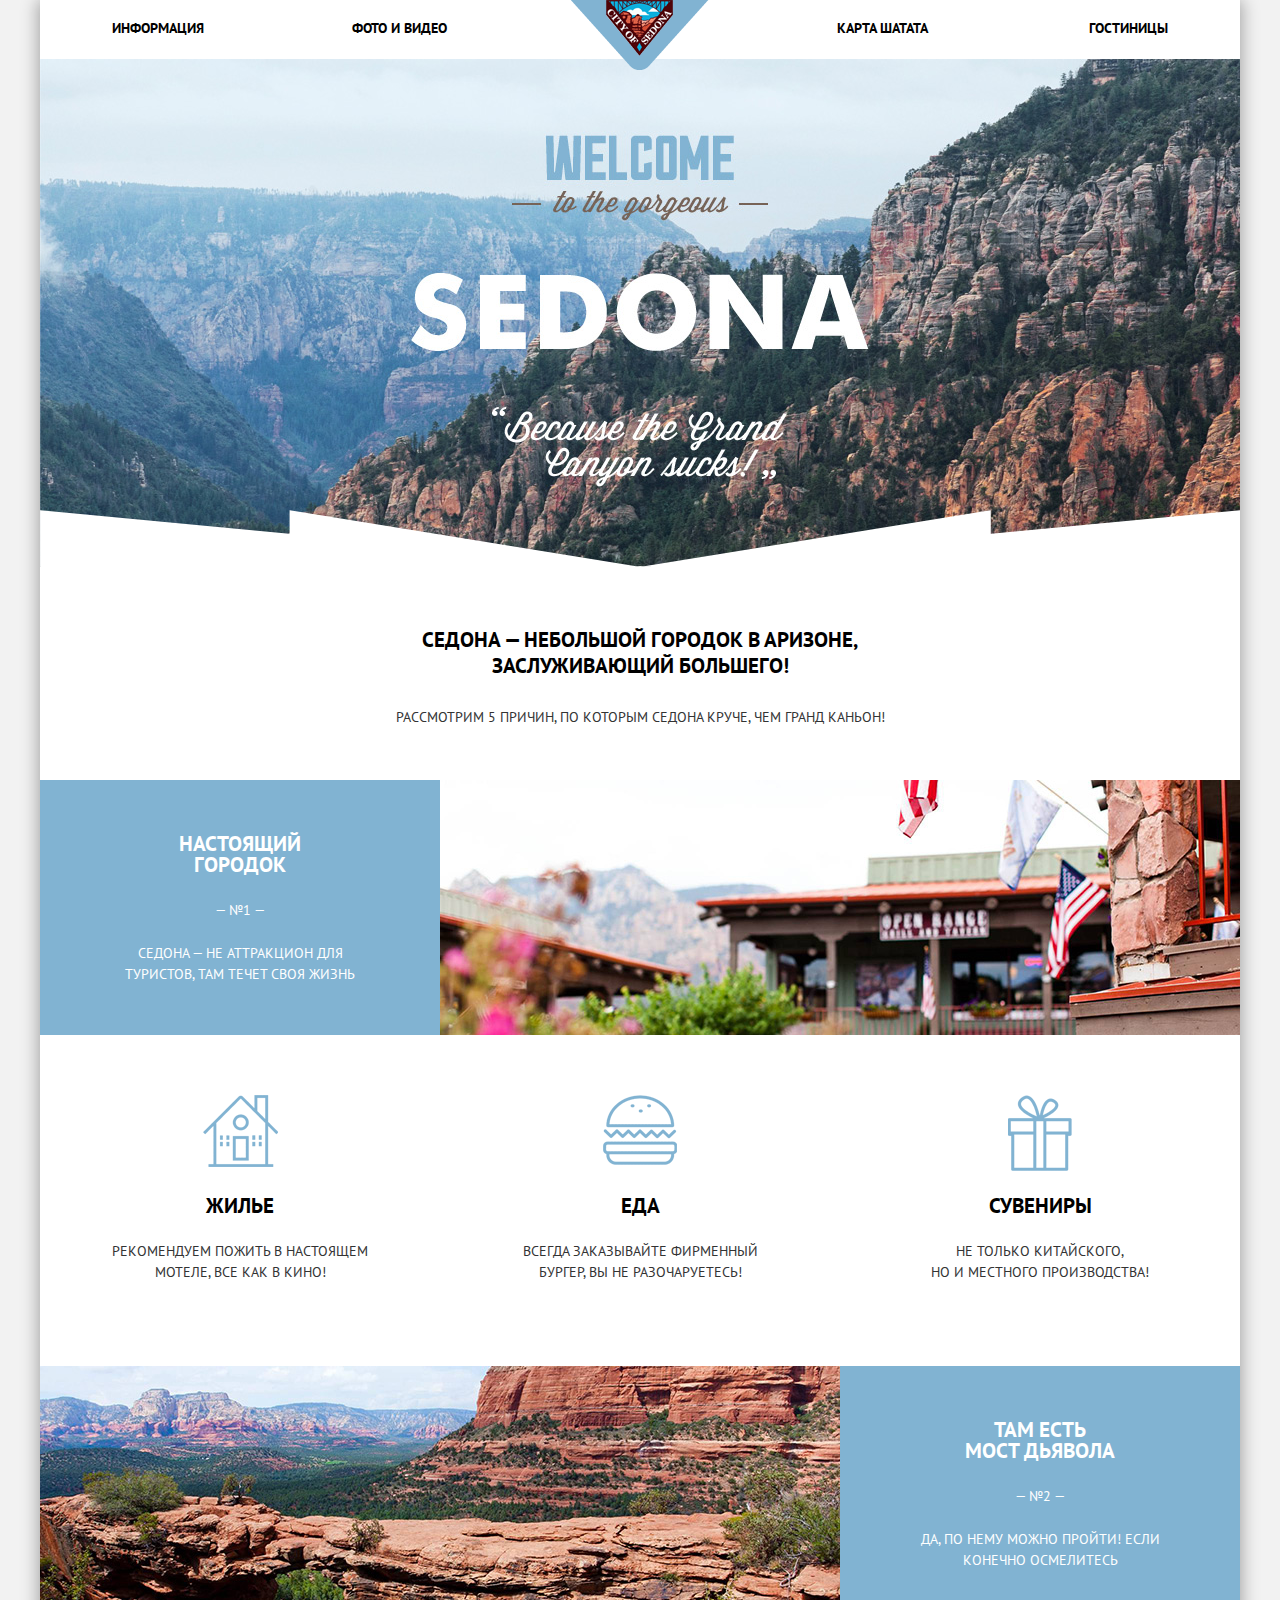
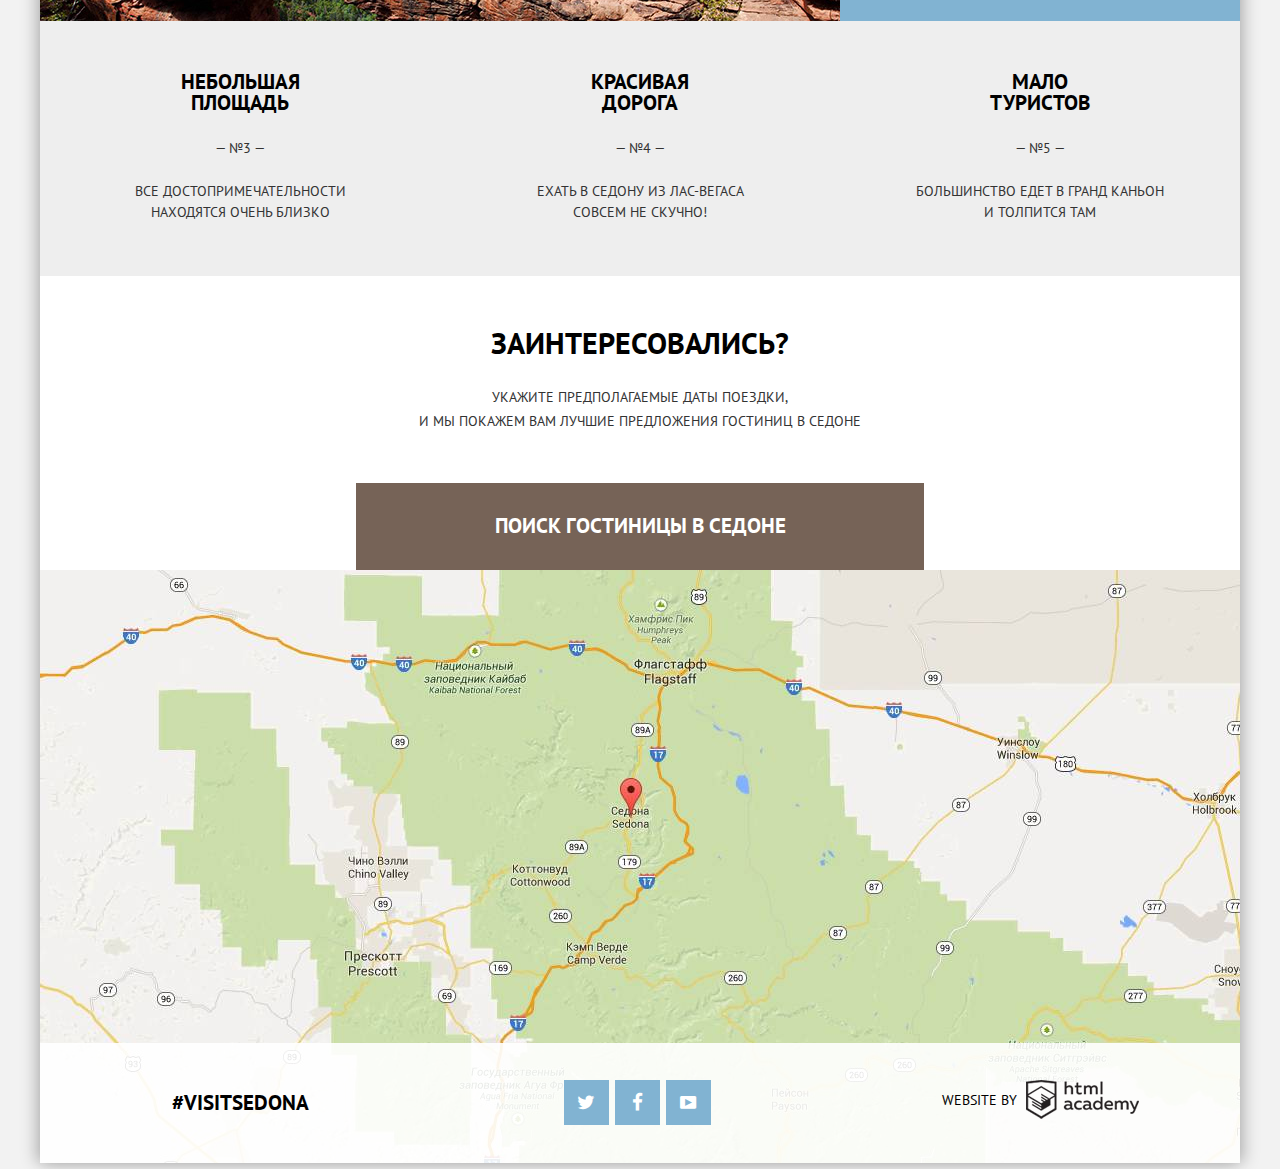
<file: index.html>
<!DOCTYPE html>
<html lang="ru">
  <head>
    <meta charset="utf-8">
    <title>Седона главная</title>
    <link rel="stylesheet" href="css/normalize.css">
    <link rel="stylesheet" href="css/style.min.css">
    <link href="https://fonts.googleapis.com/css?family=PT+Sans:400,700&subset=cyrillic" rel="stylesheet">
  </head>
  <body>
    <div class="container">
      <header class="main-header">
        <div class="header-logo">
          <img class="header-logo__image" src="img/logo.png" alt="Седона логотип" width="138" height="70" >
        </div>
        <nav class="main-navigation">
          <ul class="main-navigation__list">
            <li class="main-navigation__item"><a class="main-navigation__link" href="#">Информация</a></li>
            <li class="main-navigation__item"><a class="main-navigation__link" href="#">Фото и&nbsp;видео</a></li>
            <li class="main-navigation__item"><a class="main-navigation__link" href="#">Карта шатата</a></li>
            <li class="main-navigation__item"><a class="main-navigation__link" href="hotels.html">Гостиницы</a></li>
          </ul>
        </nav>
      </header>

      <main class="main-content">
        <section class="promo">
          <img class="promo__image" src="img/greeting.jpg" alt="Добро пожаловать на сайт города Седона" width="1200" height="508">
          <div class="promo__mask">
            <strong class="promo__title">Седона&nbsp;&mdash; небольшой городок в&nbsp;Аризоне,<br> заслуживающий большего!</strong>
            <p class="promo__text">Рассмотрим 5&nbsp;причин, по&nbsp;которым Седона круче, чем Гранд Каньон!</p>
          </div>
        </section>

        <section class="index-content">
          <div class="advantage clearfix">
            <div class="advantage__image-block advantage__image-block_right">
              <img class="advantage__image" src="img/city.jpg" alt="Отель в Седоне" width="800" height="255">
            </div>
            <div class="advantage__info">
              <b class="advantage__title">Настоящий<br> городок</b>
              <span class="advantage__subtitle">&mdash; №1 &mdash;</span>
              <p class="advantage__text">Седона&nbsp;&mdash; не&nbsp;аттракцион для туристов, там течет своя жизнь</p>
            </div>
          </div>
          <div class="advantages-list clearfix">
            <div class="advantage-item advantage-item_icon-house">
              <b class="advantage-item__title">Жилье</b>
              <p class="advantage-item__text">Рекомендуем пожить в&nbsp;настоящем мотеле, все как в&nbsp;кино!</p>
            </div>
            <div class="advantage-item advantage-item_icon-food">
              <b class="advantage-item__title">Еда</b>
              <p class="advantage-item__text">Всегда заказывайте фирменный бургер, вы&nbsp;не&nbsp;разочаруетесь!</p>
            </div>
            <div class="advantage-item advantage-item_icon-gift">
              <b class="advantage-item__title">Сувениры</b>
              <p class="advantage-item__text">Не&nbsp;только китайского, но&nbsp;и&nbsp;местного производства!</p>
            </div>
          </div>
          <div class="advantage clearfix">
            <div class="advantage__image-block">
              <img class="advantage__image" src="img/devil-bridge.jpg" alt="Мост Дьявола в Седоне" width="800" height="255">
            </div>
            <div class="advantage__info advantage__info_right">
              <b class="advantage__title ">Там есть<br> мост дьявола</b>
              <span class="advantage__subtitle">&mdash; №2 &mdash;</span>
              <p class="advantage__text">Да, по&nbsp;нему можно пройти! Если конечно осмелитесь</p>
            </div>
          </div>
          <div class="advantages-list clearfix advantages-list_color-bg">
            <div class="advantage-item">
              <b class="advantage-item__title">Небольшая<br> площадь</b>
              <span class="advantage-item__subtitle">&mdash; №3 &mdash;</span>
              <p class="advantage-item__text">Все достопримечательности находятся очень близко</p>
            </div>
            <div class="advantage-item">
              <b class="advantage-item__title">Красивая<br> дорога</b>
              <span class="advantage-item__subtitle">&mdash; №4 &mdash;</span>
              <p class="advantage-item__text">Ехать в&nbsp;Седону из&nbsp;Лас-Вегаса совсем не&nbsp;скучно!</p>
            </div>
            <div class="advantage-item">
              <b class="advantage-item__title">Мало<br> туристов</b>
              <span class="advantage-item__subtitle">&mdash; №5 &mdash;</span>
              <p class="advantage-item__text">Большинство едет в&nbsp;Гранд Каньон и&nbsp;толпится там</p>
            </div>
          </div>
          <section class="incentive">
            <h2 class="incentive__title">Заинтересовались?</h2>
            <p class="incentive__text">Укажите предполагаемые даты поездки,<br> и&nbsp;мы&nbsp;покажем вам лучшие предложения гостиниц в&nbsp;Седоне</p>
            <div class="search">
              <a class="search__form-open" href="search.html">Поиск гостиницы в&nbsp;Седоне</a>
              <form class="search-form" action="#" method="post">
                <div class="search-form__date-group clearfix">
                  <label class="search-form__label" for="arrival-field">Дата заезда:</label>
                  <input class="search-form__input" type="text" name="arrival" id="arrival-field" maxlength="20" placeholder="24 апреля 2016">
                  <span class="search-form__calendar-icon icon-calendar"><span class="search__form-icon">Календарь</span></span>
                </div>
                <div class="search-form__date-group clearfix">
                  <label class="search-form__label" for="departure-field">Дата выезда:</label>
                  <input class="search-form__input" type="text" name="departure" id="departure-field" maxlength="20" placeholder="4 июля 2016">
                  <span class="search-form__calendar-icon icon-calendar"><span class="search__form-icon">Календарь</span></span>
                </div>
                <div class="search-form__age-group">
                  <label class="search-form__label" for="adult-field">Взрослые:</label>
                  <div class="search-form__button-group">
                    <button type="button" class="search-form__decrease-value icon-minus"><span class="search__form-icon">Уменьшить количество</span></button>
                    <input class="search-form__input" type="text" name="adult" id="adult-field" maxlength="3" placeholder="2">
                    <button type="button" class="search-form__increase-value icon-plus"><span class="search__form-icon">Увеличить количество</span></button>
                  </div>
                </div>
                <div class="search-form__age-group">
                  <label class="search-form__label" for="kids-field">Дети:</label>
                  <div class="search-form__button-group">
                    <button type="button" class="search-form__decrease-value icon-minus"><span class="search__form-icon">Уменьшить количество</span></button>
                    <input class="search-form__input" type="text" name="kids" id="kids-field" maxlength="3" placeholder="0">
                    <button type="button" class="search-form__increase-value icon-plus"><span class="search__form-icon">Увеличить количество</span></button>
                  </div>
                </div>
                <button class="search-form__button" type="submit">Найти</button>
              </form>
            </div>
          </section>
          <div class="map">
            <iframe src="https://www.google.com/maps/embed?pb=!1m18!1m12!1m3!1d52386.48103587965!2d-111.78089134143211!3d34.85233084186089!2m3!1f0!2f0!3f0!3m2!1i1024!2i768!4f13.1!3m3!1m2!1s0x872da132f942b00d%3A0x5548c523fa6c8efd!2z0KHQtdC00L7QvdCwLCDQkNGA0LjQt9C-0L3QsCA4NjMzNiwg0KHQqNCQ!5e0!3m2!1sru!2sru!4v1472299961513" width="1200" height="593" style="border:0" allowfullscreen></iframe>
            <!--<img class="map__image" src="img/map.jpg" alt="Карта местности" width="1200" height="593">-->
          </div>
        </section>
      </main>

      <footer class="main-footer clearfix">
        <section class="hash">
          <span class="hash__link">#visitsedona</span>
        </section>
        <section class="socials">
          <a class="socials__link icon-twitter" href="#" target="_blank"><span class="socials__name">twitter</span></a>
          <a class="socials__link icon-facebook" href="#" target="_blank"><span class="socials__name">facebook</span></a>
          <a class="socials__link icon-youtube" href="#" target="_blank"><span class="socials__name">youtube</span></a>
        </section>
        <section class="copyright">
          <span class="copyright__label">Website by</span>
          <a class="copyright__link" href="#" target="_blank"><img class="copyright__image" src="img/htmlacademy-logo.png" alt="Логотип Htmlacademy" width="113" height="39"></a>
        </section>
      </footer>
    </div>
    <script src="js/script.min.js"></script>
  </body>
</html>
</file>
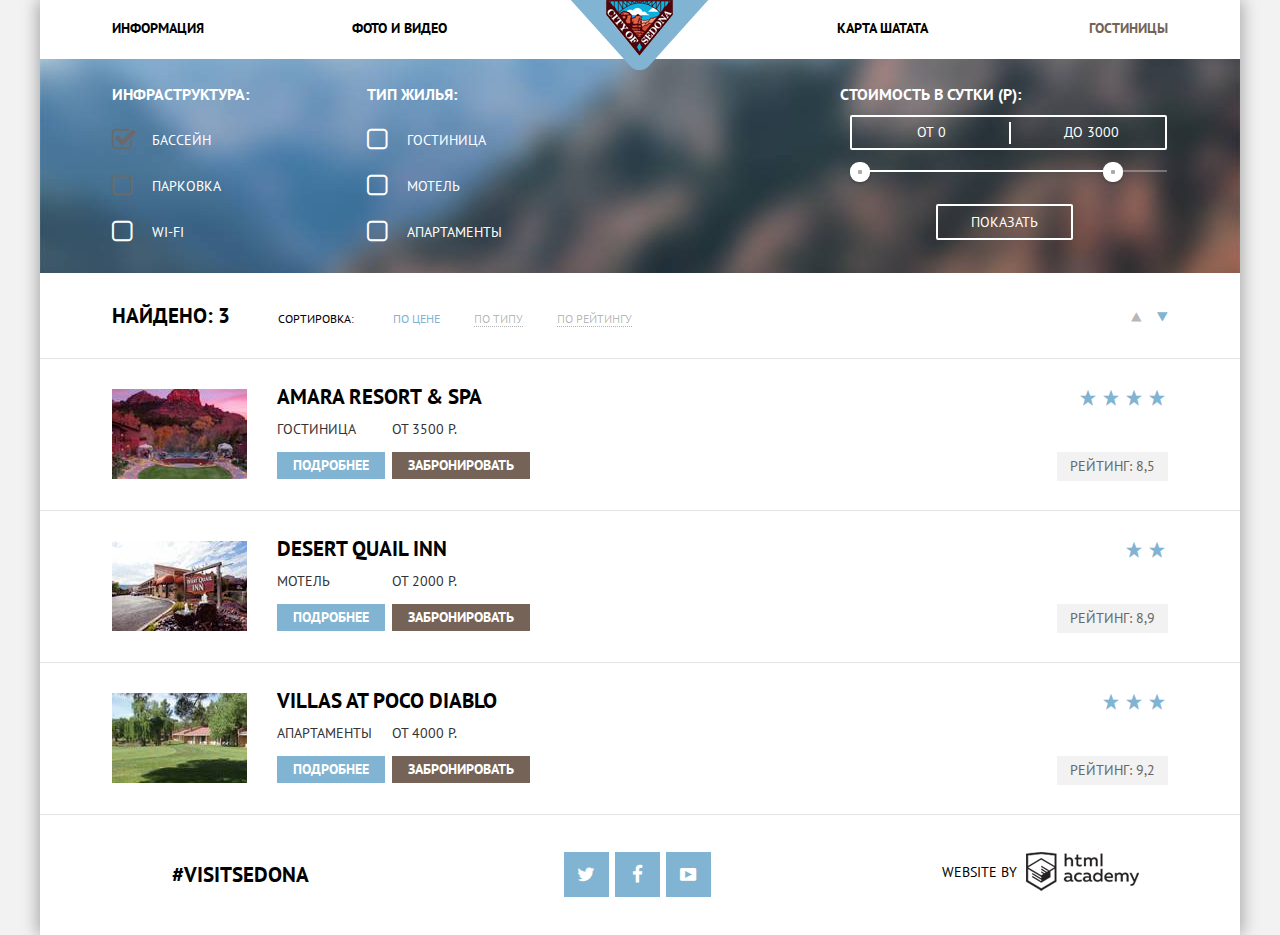
<file: hotels.html>
<!DOCTYPE html>
<html lang="ru">
  <head>
    <meta charset="utf-8">
    <title>Седона отели</title>
    <link rel="stylesheet" href="css/normalize.css">
    <link rel="stylesheet" href="css/style.min.css">
    <link href="https://fonts.googleapis.com/css?family=PT+Sans:400,700&subset=cyrillic" rel="stylesheet">
  </head>
  <body>
    <div class="container">
      <header class="main-header">
        <div class="header-logo">
          <a class="header-logo__link" href="index.html"><img class="header-logo__image" src="img/logo.png" alt="Седона логотип" width="138" height="70" ></a>
        </div>
        <nav class="main-navigation">
          <ul class="main-navigation__list">
            <li class="main-navigation__item"><a class="main-navigation__link" href="#">Информация</a></li>
            <li class="main-navigation__item"><a class="main-navigation__link" href="#">Фото и&nbsp;видео</a></li>
            <li class="main-navigation__item"><a class="main-navigation__link" href="#">Карта шатата</a></li>
            <li class="main-navigation__item"><a class="main-navigation__link main-navigation__link_active">Гостиницы</a></li>
          </ul>
        </nav>
      </header>

      <main class="main-content">
        <section class="hotels-filter">
          <form class="hotels-filter__form clearfix" action="#" method="post">
            <fieldset class="hotels-filter__group">
              <legend class="hotels-filter__title">Инфраструктура:</legend>
              <input class="hotels-filter__input" type="checkbox" name="pool" id="pool-field" disabled checked>
              <label class="hotels-filter__label" for="pool-field">Бассейн</label>
              <input class="hotels-filter__input" type="checkbox" name="parking" id="parking-field" disabled>
              <label class="hotels-filter__label" for="parking-field">Парковка</label>
              <input class="hotels-filter__input" type="checkbox" name="internet" id="internet-field">
              <label class="hotels-filter__label" for="internet-field">Wi-Fi</label>
            </fieldset>
            <fieldset class="hotels-filter__group">
              <legend class="hotels-filter__title">Тип жилья:</legend>
              <input class="hotels-filter__input" type="checkbox" name="hotel" id="hotel-field">
              <label class="hotels-filter__label" for="hotel-field">Гостиница</label>
              <input class="hotels-filter__input" type="checkbox" name="motel" id="motel-field">
              <label class="hotels-filter__label" for="motel-field">Мотель</label>
              <input class="hotels-filter__input" type="checkbox" name="apartments" id="apartments-field">
              <label class="hotels-filter__label" for="apartments-field">Апартаменты</label>
            </fieldset>
            <fieldset class="hotels-filter__price">
              <legend class="hotels-filter__title">Стоимость в&nbsp;сутки (р):</legend>
              <div class="slider">
                <label class="slider__label" for="price-min-field">От</label>
                <input class="slider__input" type="text" name="price-min" id="price-min-field" maxlength="6" placeholder="0">
                <label class="slider__label" for="price-max-field">До</label>
                <input class="slider__input" type="text" name="price-max" id="price-max-field" maxlength="6" placeholder="3000">
              </div>
              <div class="slider__controls">
                <div class="slider__range"></div>
                <div class="slider__control-min"></div>
                <div class="slider__control-max"></div>
              </div>
              <button class="hotels-filter__button" type="submit">Показать</button>
            </fieldset>
          </form>
        </section>
        <section class="hotels-list">
          <header class="hotels-list__header">
            <b class="hotels-list__results">Найдено: <output class="hotels-list__output">3</output></b>
            <div class="sorting">
              <span class="sorting__title">Сортировка:</span>
              <div class="sorting__types">
                <a class="sorting__control sorting__control_by-price sorting__control_active">По цене</a>
                <a href="#" class="sorting__control sorting__control_by-type">По типу</a>
                <a href="#" class="sorting__control sorting__control_by-raiting">По рейтингу</a>
              </div>
              <div class="sorting__direction">
                <a href="#" class="sorting__control sorting__control_ascending"><span class="sorting__name">По возрастанию</span></a>
                <a class="sorting__control sorting__control_descending sorting__control_active"><span class="sorting__name">По убыванию</span></a>
              </div>
            </div>
          </header>
          <article class="hotel clearfix">
            <img class="hotel__image" src="img/amara.jpg" alt="Фото гостиницы Amara Resort & Spa" width="135" height="90">
            <div class="hotel__info">
              <h3 class="hotel__name"><a class="hotel__link" href="#">Amara Resort & Spa</a></h3>
              <div class="hotel__info-group">
                <span class="hotel__type">Гостиница</span>
                <span class="hotel__price">от 3500 р.</span>
              </div>
              <div class="hotel__button-group">
                <a class="hotel__button hotel__button_more" href="#">Подробнее</a>
                <a class="hotel__button hotel__button_book" href="#">Забронировать</a>
              </div>
            </div>
            <div class="hotel__rating-block">
              <div class="hotel__rating-stars">
                <span class="icon-star"></span>
                <span class="icon-star"></span>
                <span class="icon-star"></span>
                <span class="icon-star"></span>
                <span class="hotel__rating-total">4 звезды</span>
              </div>
              <span class="hotel__rating-average">Рейтинг: 8,5</span>
            </div>
          </article>
          <article class="hotel clearfix">
            <img class="hotel__image" src="img/desert.jpg" alt="Фото мотеля Desert Quail Inn" width="135" height="90">
            <div class="hotel__info">
              <h3 class="hotel__name"><a class="hotel__link" href="#">Desert Quail Inn</a></h3>
              <div class="hotel__info-group">
                <span class="hotel__type">Мотель</span>
                <span class="hotel__price">от 2000 р.</span>
              </div>
              <div class="hotel__button-group">
                <a class="hotel__button hotel__button_more" href="#">Подробнее</a>
                <a class="hotel__button hotel__button_book" href="#">Забронировать</a>
              </div>
            </div>
            <div class="hotel__rating-block">
              <div class="hotel__rating-stars">
                <span class="icon-star"></span>
                <span class="icon-star"></span>
                <span class="hotel__rating-total">2 звезды</span>
              </div>
              <span class="hotel__rating-average">Рейтинг: 8,9</span>
            </div>
          </article>
          <article class="hotel clearfix">
            <img class="hotel__image" src="img/villas.jpg" alt="Фото аппартаментов Villas at Poco Diablo" width="135" height="90">
            <div class="hotel__info">
              <h3 class="hotel__name"><a class="hotel__link" href="#">Villas at Poco Diablo</a></h3>
              <div class="hotel__info-group">
                <span class="hotel__type">Апартаменты</span>
                <span class="hotel__price">от 4000 р.</span>
              </div>
              <div class="hotel__button-group">
                <a class="hotel__button hotel__button_more" href="#">Подробнее</a>
                <a class="hotel__button hotel__button_book" href="#">Забронировать</a>
              </div>
            </div>
            <div class="hotel__rating-block">
              <div class="hotel__rating-stars">
                <span class="icon-star"></span>
                <span class="icon-star"></span>
                <span class="icon-star"></span>
                <span class="hotel__rating-total">3 звезды</span>
              </div>
              <span class="hotel__rating-average">Рейтинг: 9,2</span>
            </div>
          </article>
        </section>
      </main>

      <footer class="main-footer clearfix">
        <section class="hash">
          <span class="hash__link">#visitsedona</span>
        </section>
        <section class="socials">
          <a class="socials__link icon-twitter" href="#" target="_blank"><span class="socials__name">twitter</span></a>
          <a class="socials__link icon-facebook" href="#" target="_blank"><span class="socials__name">facebook</span></a>
          <a class="socials__link icon-youtube" href="#" target="_blank"><span class="socials__name">youtube</span></a>
        </section>
        <section class="copyright">
          <span class="copyright__label">Website by</span>
          <a class="copyright__link" href="#" target="_blank"><img class="copyright__image" src="img/htmlacademy-logo.png" alt="Логотип Htmlacademy" width="113" height="39"></a>
        </section>
      </footer>
    </div>
  </body>
</html>
</file>
<file: css/style.min.css>
@font-face{font-weight:400;font-style:normal;font-family:"symbols-sedona";src:url(../fonts/symbols-sedona.woff) format("woff"),url(../fonts/symbols-sedona.woff2) format("woff2")}[class*=" icon-"]::before,[class^=icon-]::before{display:inline-block;width:1em;margin-right:.2em;margin-left:.2em;vertical-align:baseline;font-weight:400;line-height:1em;font-family:"symbols-sedona";text-align:center;text-transform:none;text-decoration:inherit;font-style:normal;font-variant:normal;speak:none}.icon-facebook::before{content:"\66"}.icon-twitter::before{content:"\74"}.icon-up-dir::before{content:"\25b2"}.icon-down-dir::before{content:"\25bc"}.icon-star::before{content:"\2605"}.icon-check-off::before{content:"\2610"}.icon-check-on::before{content:"\2611"}.icon-calendar::before{content:"\e800"}.icon-plus::before{content:"\e801"}.icon-minus::before{content:"\e802"}.icon-youtube::before{content:"\f39e"}body{font-family:"PT Sans",Arial,Helvetica,sans-serif;font-size:14px;line-height:21px;color:#000;background-color:#f2f2f2}img{max-width:100%;height:auto}.container{width:1200px;margin:0 auto;box-shadow:5px 0 15px rgba(0,1,1,.2),-5px 0 15px rgba(0,1,1,.2);background-color:#fff}.main-header{position:relative;padding-left:6%;padding-right:6%}.header-logo{position:absolute;left:50%;z-index:3;width:138px;margin-left:-69px}.main-navigation{padding-top:15px;padding-bottom:15px}.main-navigation__list{margin:0;padding:0;list-style:none;font-size:0}.main-navigation__item{display:inline-block;width:240px;vertical-align:baseline}.main-navigation__item:nth-child(3),.main-navigation__item:nth-child(4){text-align:right}.main-navigation__item:nth-child(3){margin-left:96px}.main-navigation__link,.main-navigation__link:focus,.main-navigation__link:link,.main-navigation__link:visited{text-decoration:none;text-transform:uppercase;font-size:14px;line-height:26px;color:inherit;font-weight:700}.main-navigation__link:hover{color:#81b3d2}.main-navigation__link:active{color:rgba(0,0,0,.3)}.main-navigation__link_active,.main-navigation__link_active:focus,.main-navigation__link_active:link,.main-navigation__link_active:visited{color:#766357}.main-navigation__link_active:hover{color:#604e43}.main-navigation__link_active:active{color:rgba(118,99,87,.3)}.promo__image{display:block}.promo__mask{position:relative;padding:117px 6% 50px;margin-top:-57px;text-align:center;background:url(../img/header-mask.png) no-repeat 0 0}.promo__text,.promo__title{line-height:26px;text-transform:uppercase}.promo__title{display:block;margin-bottom:25px;font-weight:700;font-size:21px}.promo__text{margin:0;font-size:14px;color:#333}.advantage{margin:0;background-color:#81b3d2;color:#fff;overflow:hidden}.advantage__image-block{position:relative;width:66.666666666%;float:left}.advantage__image-block_right{float:right}.advantage__image{position:absolute;display:block}.advantage__info{box-sizing:border-box;width:33.333333333%;padding:53px 6% 50px;text-align:center}.advantage__info_right{float:right}.advantage__title{display:block;margin-bottom:25px;font-size:21px;line-height:21px;font-weight:700;text-transform:uppercase}.advantage__subtitle,.advantage__text{display:block;margin:0;font-size:14px;line-height:21px;text-transform:uppercase}.advantage__subtitle{margin-bottom:22px}.advantages-list{margin-top:38px;margin-bottom:38px}.advantages-list_color-bg{margin-top:0;margin-bottom:0;background-color:#eee}.advantage-item{box-sizing:border-box;width:33.333333333%;float:left;padding:50px 6% 53px;text-align:center}.advantage-item_icon-house{padding-top:122px;padding-bottom:45px;background:url(../img/icon-house.png) no-repeat 50% 22px}.advantage-item_icon-food{padding-top:122px;padding-bottom:45px;background:url(../img/icon-burger.png) no-repeat 50% 22px}.advantage-item_icon-gift{padding-top:122px;padding-bottom:45px;background:url(../img/icon-present.png) no-repeat 50% 22px}.advantage-item__title{display:block;margin-bottom:25px;font-size:21px;line-height:21px;font-weight:700;text-transform:uppercase}.advantage-item__subtitle{display:block;margin-bottom:22px}.advantage-item__text{margin:0}.advantage-item__subtitle,.advantage-item__text{font-size:14px;line-height:21px;color:#333;text-transform:uppercase}.incentive{padding-top:55px;padding-left:6%;padding-right:6%;text-align:center}.incentive__text,.incentive__title{margin:0 0 30px;font-size:30px;line-height:24px;text-transform:uppercase}.incentive__text{margin:0 0 50px;font-size:14px;color:#333}.search{position:relative;width:568px;margin:0 auto}.search__form-open,.search__form-open:active,.search__form-open:hover,.search__form-open:link,.search__form-open:visited{display:block;width:548px;height:27px;padding:30px 10px;font-size:21px;line-height:26px;font-weight:700;background-color:#766357;color:#fff;text-transform:uppercase;text-decoration:none}.search-form{position:absolute;padding:55px;box-shadow:0 7px 15px rgba(0,1,1,.15);text-align:left;background-color:#fff;transform:translateY(-5000px)}.search-form_hide,.search-form_show{animation:movedown 1.1s ease-out;animation-fill-mode:forwards}.search-form_hide{animation:moveup 1.1s ease-in}@keyframes movedown{0%{transform:translateY(-5000px)}to{transform:translateY(0)}}@keyframes moveup{0%{transform:translateY(0)}to{transform:translateY(-5000px)}}.search__form-icon{font-size:0;line-height:0}.search-form__label{font-size:14px;line-height:38px;font-weight:700;text-transform:uppercase}.search-form__label_error{color:red}.search-form__age-group,.search-form__button-group{display:inline-block;vertical-align:top}.search-form__input{height:38px;font-size:14px;line-height:26px;font-weight:700;text-transform:uppercase;border:none;outline:none;background-color:#f2f2f2;box-sizing:border-box}.search-form__input:hover{background-color:#ebebeb}.search-form__input:focus{background-color:#fff;border:2px solid #e5e5e5}.search-form__input:-ms-input-placeholder,.search-form__input::-ms-input-placeholder{color:#000;opacity:1}.search-form__input::-webkit-input-placeholder{color:#000;opacity:1}.search-form__input::-moz-placeholder{color:#000;opacity:1}.search-form__input:-ms-input-placeholder{color:#000;opacity:1}.search-form__input::placeholder{color:#000;opacity:1}.search-form__input:focus:-ms-input-placeholder,.search-form__input:focus::-ms-input-placeholder{opacity:0}.search-form__input:focus::-webkit-input-placeholder{opacity:0}.search-form__input:focus::-moz-placeholder{opacity:0}.search-form__input:focus:-ms-input-placeholder{opacity:0}.search-form__input:focus::placeholder{opacity:0}.search-form__date-group{position:relative;margin-bottom:30px}.search-form__date-group .search-form__input{width:346px;padding:5px 38px 5px 15px;float:right}.search-form__calendar-icon{position:absolute;right:5px;top:6px;font-size:21px;line-height:26px;text-transform:uppercase;color:#c2c2c2}.search-form__calendar-icon:hover{color:#000}.search-form__calendar-icon:active{color:#81b3d2}.search-form__age-group:nth-child(3){margin-right:52px}.search-form__age-group:nth-child(3) .search-form__label{margin-right:38px}.search-form__age-group:nth-child(4) .search-form__label{margin-right:18px}.search-form__age-group .search-form__input{width:38px;padding:3px 8px;text-align:center}.search-form__button-group{font-size:0}.search-form__decrease-value,.search-form__increase-value{width:38px;height:38px;font-size:14px;line-height:26px;color:#a9a9a9;text-transform:uppercase;border:none;outline:none;background-color:#f2f2f2;cursor:pointer}.search-form__decrease-value:hover,.search-form__increase-value:hover{color:#000}.search-form__decrease-value:active,.search-form__increase-value:active{color:#81b3d2}.search-form__button{display:block;width:458px;height:58px;margin-top:54px;font-size:21px;line-height:26px;font-weight:700;text-transform:uppercase;background-color:#81b3d2;color:#fff;border:none;outline:none}.search-form__button:hover{background-color:#669ec0}.search-form__button:active{background-color:#5496bd;color:rgba(255,255,255,.3)}.map{margin-bottom:-120px;width:1200px;height:593px;background:url(../img/map.jpg) no-repeat 0 0}.map__image{display:block}.main-footer{position:relative;z-index:2;padding-top:37px;padding-bottom:37px;background-color:rgba(255,255,255,.9)}.copyright,.hash,.socials{width:21.333333333%;float:left;padding-left:6%;padding-right:6%;text-align:center}.hash__link,.hash__link:active,.hash__link:focus,.hash__link:hover,.hash__link:link,.hash__link:visited{display:inline-block;font-size:21px;line-height:46px;font-weight:700;text-transform:uppercase;color:#000;text-decoration:none;vertical-align:middle}.socials{font-size:0}.socials__link,.socials__link:focus,.socials__link:link,.socials__link:visited{display:inline-block;width:45px;height:45px;font-size:19px;line-height:20px;color:#fff;text-decoration:none;margin-right:6px;vertical-align:top;background-color:#81b3d2}.socials__link:hover{background-color:#669ec0}.socials__link:active{background-color:#5496bd;color:rgba(255,255,255,.3)}.icon-youtube{font-size:23px}.icon-facebook::before,.icon-twitter::before,.icon-youtube::before{line-height:45px}.socials__name{font-size:0}.copyright{line-height:100%}.copyright__label{margin-right:5px;font-size:14px;line-height:26px;text-transform:uppercase}.copyright__image,.copyright__label{vertical-align:middle}.hotels-filter{padding:25px 6% 30px;background:#2b3d49 url(../img/filter-bg.jpg) no-repeat 0 -56px}.hotels-filter__group{width:240px;float:left;margin:0 15px 0 0;padding:0;border:none}.hotels-filter__title{margin-bottom:25px;font-size:16px;line-height:21px;text-transform:uppercase;font-weight:700;color:#fff}.hotels-filter__input{display:none}.hotels-filter__label{position:relative;display:block;margin-bottom:25px;padding-left:40px;font-size:14px;line-height:21px;text-transform:uppercase;color:#fff}.hotels-filter__label:last-child{margin-bottom:0}.hotels-filter__label:before{content:"\2610";position:absolute;left:0;display:block;font-size:26px;line-height:20px;font-family:"symbols-sedona"}.hotels-filter__input:checked+.hotels-filter__label:before{content:"\2611"}.hotels-filter__input:disabled+.hotels-filter__label:before{color:#6a6a6a}.hotels-filter__price{width:328px;float:right;padding:0;margin:0;border:none}.hotels-filter__price .hotels-filter__title{margin-bottom:10px}.slider{position:relative;width:313px;height:31px;margin-left:10px;margin-bottom:20px;border:2px solid #fff;border-radius:2px}.slider:before{position:absolute;left:50%;top:50%;content:"";display:block;width:2px;height:22px;background-color:#fff;transform:translateY(-50%)}.slider__label{display:inline-block;height:31px;margin-left:65px;font-size:14px;line-height:31px;vertical-align:middle;text-transform:uppercase;color:#fff}.slider__label:nth-of-type(2){margin-left:52px}.slider__input{display:inline-block;width:70px;height:31px;padding:0;font-size:14px;line-height:31px;text-transform:uppercase;background-color:transparent;border:none;color:#fff;vertical-align:middle}.slider__input:focus{outline:none}.slider__input:-ms-input-placeholder,.slider__input::-ms-input-placeholder{color:#fff;opacity:1}.slider__input::-webkit-input-placeholder{color:#fff;opacity:1}.slider__input::-moz-placeholder{color:#fff;opacity:1}.slider__input:-ms-input-placeholder{color:#fff;opacity:1}.slider__input::placeholder{color:#fff;opacity:1}.slider__input:focus:-ms-input-placeholder,.slider__input:focus::-ms-input-placeholder{opacity:0}.slider__input:focus::-webkit-input-placeholder{opacity:0}.slider__input:focus::-moz-placeholder{opacity:0}.slider__input:focus:-ms-input-placeholder{opacity:0}.slider__input:focus::placeholder{opacity:0}.slider__controls{position:relative;width:317px;height:2px;margin-left:10px;margin-bottom:32px;background-color:rgba(255,255,255,.3)}.slider__range{position:absolute;top:0;left:0;width:86%;height:100%;background-color:#fff}.slider__control-max,.slider__control-min{position:absolute;top:-8px;width:4px;height:4px;background-color:#ababab;border:8px solid #fff;border-radius:9px;cursor:pointer;box-shadow:0 2px 2px 0 rgba(0,0,0,.14)}.slider__control-max:hover,.slider__control-min:hover{background-color:#1c4f80}.slider__control-min{left:0}.slider__control-max{right:14%}.hotels-filter__button{display:block;width:137px;height:36px;margin:0 auto;padding:5px;box-sizing:border-box;font-size:14px;line-height:21px;text-transform:uppercase;border:2px solid #fff;outline:none;background-color:transparent;color:#fff;cursor:pointer;border-radius:2px}.hotels-filter__button:hover{background-color:#fff;color:#000}.hotel,.hotels-list__header{position:relative;padding:30px 6% 29px;border-bottom:1px solid #e5e5e5}.hotels-list__results{font-size:21px;line-height:26px;text-transform:uppercase;font-weight:700}.sorting,.sorting__direction,.sorting__title,.sorting__types{display:inline-block;vertical-align:baseline}.sorting{margin-left:44px}.sorting__title{font-size:12px;line-height:18px;text-transform:uppercase;margin-right:35px}.sorting__direction{position:absolute;right:6%;top:50%;transform:translateY(-35%)}.sorting__control{margin-right:30px;font-size:12px;line-height:18px;text-transform:uppercase;color:rgba(0,0,0,.3);text-decoration:none;border-bottom:1px dotted}.sorting__name{font-size:0}.sorting__control:hover{color:#81b3d2}.sorting__control:active{color:#000;border-bottom:none}.sorting__control_active{color:#81b3d2;border-bottom:none}.sorting__control_ascending,.sorting__control_descending{font-family:"symbols-sedona";font-size:23px;line-height:23px;text-decoration:none;border:none}.sorting__control_descending{margin-right:0}.sorting__control_ascending{margin-right:11px}.sorting__control_ascending::before{content:"\25b2"}.sorting__control_descending::before{content:"\25bc"}.sorting__control_ascending:hover,.sorting__control_descending:hover{color:#000}.sorting__control_active:active,.sorting__control_active:hover,.sorting__control_ascending:active,.sorting__control_descending:active{color:#81b3d2}.hotel__image{float:left;margin-right:30px}.hotel__info{float:left}.hotel__name{max-width:750px;margin:-5px 0 9px;font-size:21px;line-height:26px;font-weight:700;text-transform:uppercase}.hotel__link,.hotel__link:focus,.hotel__link:link,.hotel__link:visited{color:#000;text-decoration:none}.hotel__link:hover{color:#81b3d2}.hotel__link:active{color:rgba(0,0,0,.3)}.hotel__info-group{margin-bottom:7px;font-size:0}.hotel__price,.hotel__type{display:inline-block;font-size:14px;line-height:21px;text-transform:uppercase;color:#333;vertical-align:baseline}.hotel__type{min-width:108px;margin-right:7px}.hotel__button-group{font-size:0}.hotel__button{display:inline-block;max-width:120px;padding:3px 16px;margin-right:7px;font-size:14px;line-height:21px;color:#fff;font-weight:700;text-align:center;text-transform:uppercase;text-decoration:none;vertical-align:top}.hotel__button_more,.hotel__button_more:focus,.hotel__button_more:link,.hotel__button_more:visited{background-color:#81b3d2}.hotel__button_more:hover{background-color:#669ec0}.hotel__button_more:active{background-color:#5496bd;color:rgba(255,255,255,.3)}.hotel__button_book,.hotel__button_book:focus,.hotel__button_book:link,.hotel__button_book:visited{background-color:#766357}.hotel__button_book:hover{background-color:#604e43}.hotel__button_book:active{background-color:#503e33;color:rgba(255,255,255,.3)}.hotel__rating-block{float:right}.hotel__rating-stars{margin-bottom:39px;font-size:18px;line-height:18px;text-transform:uppercase;text-align:right;color:#81b3d2}.hotel__rating-stars .icon-star:before{margin-right:-3px;margin-left:3px}.hotel__rating-total{font-size:0}.hotel__rating-average{display:block;width:103px;padding:4px;font-size:14px;line-height:21px;text-transform:uppercase;color:#666;background-color:#f2f2f2;text-align:center}.clearfix:after{content:"";display:table;clear:both}
</file>
